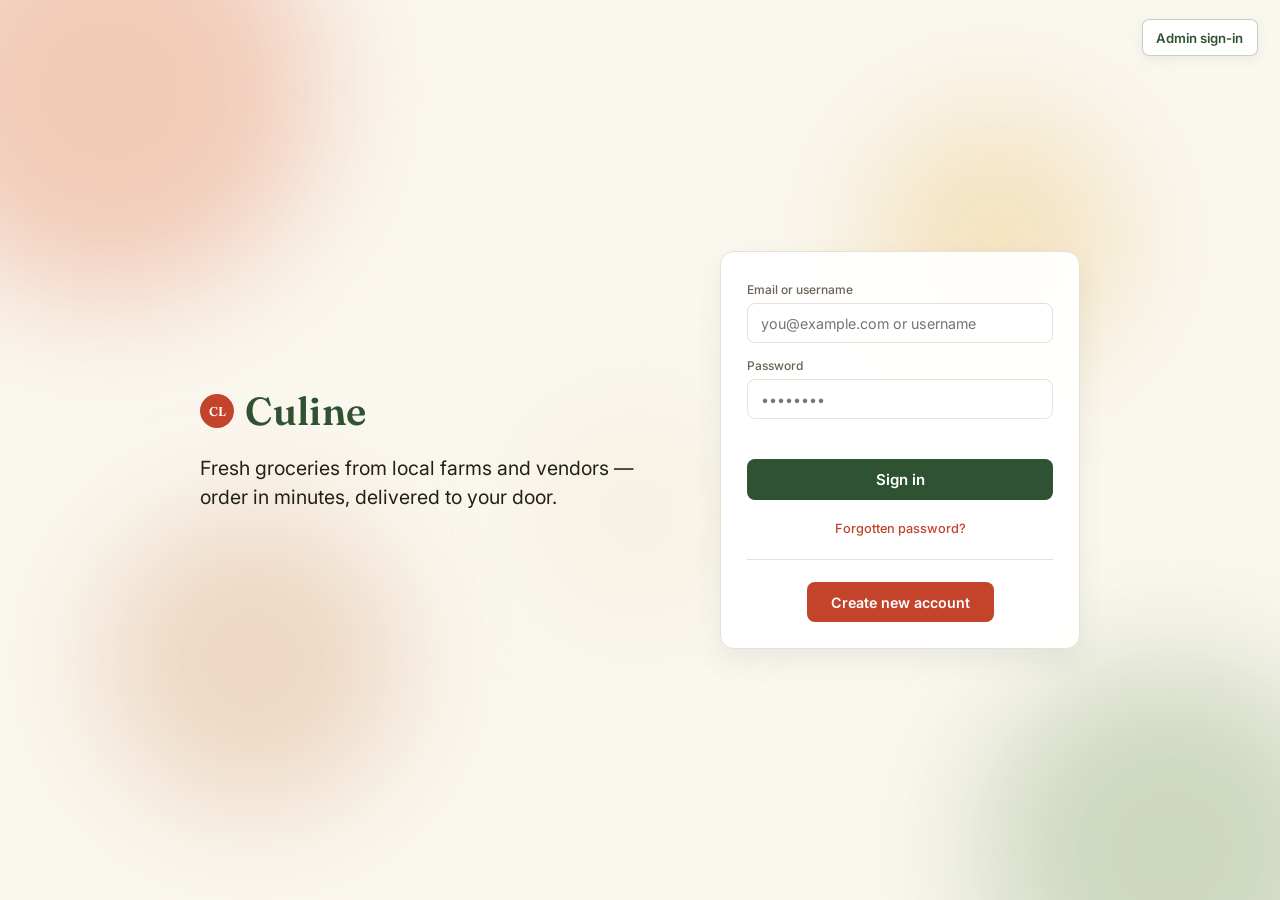
<file: index.html>
﻿<!DOCTYPE html>
<html lang="en">
<head>
<meta charset="UTF-8">
<meta name="viewport" content="width=device-width, initial-scale=1.0">
<title>Culine — Market Dashboard</title>
<link rel="preconnect" href="https://fonts.googleapis.com">
<link rel="preconnect" href="https://fonts.gstatic.com" crossorigin>
<link href="https://fonts.googleapis.com/css2?family=Fraunces:opsz,wght@9..144,400;9..144,500;9..144,600&family=Inter:wght@400;500;600&display=swap" rel="stylesheet">
<link rel="stylesheet" href="css\style.css">
</head>
<body>

<div class="app">

  <aside class="sidebar">
    <div class="brand">
      <span class="brand-mark">CL</span>
      <span class="brand-name">Culine</span>
    </div>

    <nav class="nav">
      <a class="nav-link active" href="#">Overview</a>
      <a class="nav-link" href="#">Coming soon...</a>
      <a class="nav-link" href="#">Coming soon... <span class="nav-count">4</span></a>
      <a class="nav-link" href="#">Coming soon...</a>
      <a class="nav-link" href="#">Coming soon...</a>
      <a class="nav-link" href="#">Coming soon...</a>
    </nav>

    <section class="sidebar-categories" aria-labelledby="categoryHeading">
      <h2 id="categoryHeading">Category</h2>
      <nav class="sidebar-category-list" aria-label="Shop by category">
        <a class="sidebar-category-link" href="#marketHeading">Produce</a>
        <a class="sidebar-category-link" href="#marketHeading">Dairy &amp; eggs</a>
        <a class="sidebar-category-link" href="#marketHeading">Bakery</a>
        <a class="sidebar-category-link" href="#marketHeading">Meat &amp; fish</a>
        <a class="sidebar-category-link" href="#marketHeading">Pantry</a>
      </nav>
    </section>
    <div class="sidebar-foot">
      <p class="sidebar-note">Next delivery</p>
      <p class="sidebar-note-strong">Thursday, 8–10am</p>

    </div>
  </aside>

  <main class="main">

    <header class="topbar">
      <div>
        <p class="eyebrow-plain">Tuesday, September 22</p>
        <h1>Good morning, <span id="userName">Alex</span></h1>
      </div>
      <div class="topbar-actions">
        <button class="scan-trigger" type="button" id="scanTrigger" hidden>Scan barcode</button>
      <div class="search">
        <input type="text" placeholder="Search the market">
      </div>
        <button class="logout-btn" type="button" id="logoutButton">Log out</button>
      </div>
    </header>

    <section class="stats">
      <div class="stat-card stat-green">
        <p class="stat-label">Budget remaining</p>
        <p class="stat-value">$64.50</p>
        <p class="stat-sub">of $150 this week</p>
        <div class="stat-bar"><div class="stat-bar-fill" style="width: 43%"></div></div>
      </div>
      <button class="stat-card cart-stat" type="button" id="cartTrigger" aria-haspopup="dialog" aria-controls="cartDialog">
        <span class="stat-label">Items in cart</span>
        <span class="stat-value" id="cartItemCount">0</span>
        <span class="stat-sub" id="cartSubtotal">$0.00 subtotal · View cart</span>
      </button>
      <div class="stat-card">
        <p class="stat-label">Orders this month</p>
        <p class="stat-value">6</p>
        <p class="stat-sub">2 arriving this week</p>
      </div>
      <div class="stat-card">
        <p class="stat-label">Favorite vendor</p>
        <p class="stat-value stat-value-small">Hollow Creek Farm</p>
        <p class="stat-sub">9 orders this year</p>
      </div>
    </section>

    <section class="section">
      <div class="section-head">
        <h2 id="marketHeading">Fresh today</h2>
        <a class="see-all" href="#" id="seeFullMarket">See full market</a>
      </div>

      <p class="inventory-sync-status" id="inventorySyncStatus" aria-live="polite"></p>
      <div class="produce-grid">

        <article class="produce-card">
          <div class="produce-swatch swatch-tomato"></div>
          <div class="produce-body">
            <h3>Heirloom tomatoes</h3>
            <p class="produce-vendor">Hollow Creek Farm</p>
            <div class="produce-row">
              <span class="produce-price">$4.20 / lb</span>
              <button class="add-btn">Add</button>
            </div>
          </div>
        </article>

        <article class="produce-card">
          <div class="produce-swatch swatch-greens"></div>
          <div class="produce-body">
            <h3>Baby spinach</h3>
            <p class="produce-vendor">Riverside Growers</p>
            <div class="produce-row">
              <span class="produce-price">$3.10 / bag</span>
              <button class="add-btn">Add</button>
            </div>
          </div>
        </article>

        <article class="produce-card">
          <div class="produce-swatch swatch-bread"></div>
          <div class="produce-body">
            <h3>Sourdough loaf</h3>
            <p class="produce-vendor">Millhouse Bakery</p>
            <div class="produce-row">
              <span class="produce-price">$6.50 / loaf</span>
              <button class="add-btn">Add</button>
            </div>
          </div>
        </article>

        <article class="produce-card">
          <div class="produce-swatch swatch-eggs"></div>
          <div class="produce-body">
            <h3>Free-range eggs</h3>
            <p class="produce-vendor">Blue Barn Poultry</p>
            <div class="produce-row">
              <span class="produce-price">$5.90 / dozen</span>
              <button class="add-btn">Add</button>
            </div>
          </div>
        </article>

        <article class="produce-card">
          <div class="produce-swatch swatch-honey"></div>
          <div class="produce-body">
            <h3>Wildflower honey</h3>
            <p class="produce-vendor">Cedar Row Apiary</p>
            <div class="produce-row">
              <span class="produce-price">$8.00 / jar</span>
              <button class="add-btn">Add</button>
            </div>
          </div>
        </article>

        <article class="produce-card">
          <div class="produce-swatch swatch-squash"></div>
          <div class="produce-body">
            <h3>Delicata squash</h3>
            <p class="produce-vendor">Hollow Creek Farm</p>
            <div class="produce-row">
              <span class="produce-price">$2.75 / each</span>
              <button class="add-btn">Add</button>
            </div>
          </div>
        </article>

      </div>
    </section>

  <dialog class="cart-dialog scan-dialog" id="scanDialog" aria-labelledby="scanDialogTitle">
    <div class="cart-dialog-head">
      <div><p class="eyebrow-plain">Culine market helper</p><h2 id="scanDialogTitle">Scan a product</h2></div>
      <button class="cart-close-btn" type="button" data-close-scan aria-label="Close barcode scanner">×</button>
    </div>
    <p class="scan-status" id="scanStatus" aria-live="polite">Use your camera or enter a barcode.</p>
    <video id="barcodeVideo" class="barcode-video" muted playsinline></video>
    <div class="scan-manual-entry">
      <label for="barcodeEntry">Barcode number</label>
      <div><input id="barcodeEntry" inputmode="numeric" autocomplete="off" placeholder="Enter barcode"><button type="button" id="barcodeLookup">Find item</button></div>
    </div>
    <section id="scanProductResult" class="scan-product-result" hidden aria-live="polite"></section>
    <button class="scan-stop-btn" type="button" data-close-scan>Close scanner</button>
  </dialog>

  <dialog class="cart-dialog" id="cartDialog" aria-labelledby="cartDialogTitle">
    <div class="cart-dialog-head">
      <div><p class="eyebrow-plain">Your selected produce</p><h2 id="cartDialogTitle">Shopping cart</h2></div>
      <button class="cart-close-btn" type="button" id="cartClose" aria-label="Close shopping cart">×</button>
    </div>
    <div class="cart-items" id="cartItems"></div>
    <div class="cart-dialog-total"><span>Subtotal</span><strong id="cartDialogSubtotal">$0.00</strong></div>
    <p class="cart-note">Checkout will be available later.</p>
  </dialog>
  </main>

</div>

<script>
  const unsplashAccessKey = 'I6E7saHiJiJ5grW9SsG3F81UqEAAaadwm-GT18OveN0';
  let unsplashPhotos = [];

  function applyProducePhotos() {
    const cards = document.querySelectorAll('.produce-card');
    cards.forEach((card, index) => {
      const photo = unsplashPhotos[index];
      if (!photo) return;

      const visual = card.querySelector('.produce-swatch');
      if (!visual) return;

      let image = visual.querySelector('.produce-image');
      if (!image) {
        image = document.createElement('img');
        image.className = 'produce-image';
        image.loading = 'lazy';
        visual.replaceChildren(image);
      }
      image.src = photo.urls.small;
      image.alt = card.querySelector('h3').textContent;

      let credit = card.querySelector('.photo-credit');
      if (!credit) {
        credit = document.createElement('p');
        credit.className = 'photo-credit';
        card.insertBefore(credit, card.querySelector('.produce-body'));
      }
      const photographer = document.createElement('a');
      photographer.href = photo.user.links.html;
      photographer.target = '_blank';
      photographer.rel = 'noopener noreferrer';
      photographer.textContent = 'Photo by ' + photo.user.name;
      const source = document.createElement('a');
      source.href = 'https://unsplash.com/?utm_source=culine&utm_medium=referral';
      source.target = '_blank';
      source.rel = 'noopener noreferrer';
      source.textContent = ' on Unsplash';
      credit.replaceChildren(photographer, source);
    });
  }

  async function loadProducePhotos() {
    try {
      try {
        const cached = JSON.parse(localStorage.getItem('culineUnsplashPhotos'));
        if (cached && Date.now() - cached.savedAt < 4 * 60 * 60 * 1000 && Array.isArray(cached.photos)) {
          unsplashPhotos = cached.photos;
          applyProducePhotos();
          return;
        }
      } catch (cacheError) {}
      const response = await fetch(
        'https://api.unsplash.com/search/photos?query=fresh+seasonal+produce+vegetables+market&per_page=30&orientation=landscape',
        { headers: { Authorization: 'Client-ID ' + unsplashAccessKey } }
      );
      if (!response.ok) throw new Error('Unsplash request failed: ' + response.status);
      const data = await response.json();
      unsplashPhotos = (data.results || []).map(photo => ({ urls: { small: photo.urls.small }, user: { name: photo.user.name, links: { html: photo.user.links.html } } }));
      try { localStorage.setItem('culineUnsplashPhotos', JSON.stringify({ savedAt: Date.now(), photos: unsplashPhotos })); } catch (cacheError) {}
      applyProducePhotos();
    } catch (error) {
      console.warn('Produce photos could not be loaded from Unsplash.', error);
    }
  }


  const marketLink = document.getElementById('seeFullMarket');
  const marketHeading = document.getElementById('marketHeading');
  const produceGrid = document.querySelector('.produce-grid');
  const featuredCards = Array.from(produceGrid.children).map(card => card.cloneNode(true));
  const seasonalProduce = [
    ['Rainbow carrots', 'Meadow Lane Farm', '$3.40 / bunch', '#E98945'],
    ['French breakfast radishes', 'Riverside Growers', '$3.25 / bunch', '#D96C72'],
    ['English cucumbers', 'Hollow Creek Farm', '$2.10 / each', '#75A56B'],
    ['Sweet corn', 'Sunfield Acres', '$1.25 / ear', '#E6C44E'],
    ['Japanese eggplant', 'Meadow Lane Farm', '$3.80 / lb', '#78608F'],
    ['Red bell peppers', 'Sunfield Acres', '$2.95 / lb', '#D94D3F'],
    ['Green bell peppers', 'Sunfield Acres', '$2.60 / lb', '#67965B'],
    ['Zucchini', 'Riverside Growers', '$2.40 / lb', '#7DA65A'],
    ['Persian cucumbers', 'Hollow Creek Farm', '$3.50 / basket', '#70A46C'],
    ['Rainbow chard', 'Riverside Growers', '$3.75 / bunch', '#C55B61'],
    ['Kale', 'Meadow Lane Farm', '$2.90 / bunch', '#587C4D'],
    ['Butter lettuce', 'Hollow Creek Farm', '$3.20 / head', '#8EAE70'],
    ['Green cabbage', 'Sunfield Acres', '$2.35 / head', '#85A16D'],
    ['Cauliflower', 'Riverside Growers', '$4.10 / head', '#E6E0C8'],
    ['Broccoli crowns', 'Meadow Lane Farm', '$3.60 / lb', '#4E8150'],
    ['Red onions', 'Sunfield Acres', '$2.20 / lb', '#A95D74'],
    ['Golden beets', 'Hollow Creek Farm', '$3.15 / bunch', '#C88D4B'],
    ['French green beans', 'Meadow Lane Farm', '$4.25 / lb', '#5B9656'],
    ['Sugar snap peas', 'Riverside Growers', '$5.50 / lb', '#79A85C'],
    ['Cherry tomatoes', 'Hollow Creek Farm', '$4.75 / pint', '#D95B45'],
    ['Poblano peppers', 'Sunfield Acres', '$3.20 / lb', '#588453'],
    ['Butternut squash', 'Meadow Lane Farm', '$2.80 / lb', '#D28B45'],
    ['Fresh basil', 'Riverside Growers', '$2.50 / bunch', '#5B8B50'],
    ['Cilantro', 'Hollow Creek Farm', '$1.75 / bunch', '#6C9B5B']
  ];

  function showSeasonalProduce() {
    produceGrid.replaceChildren();
    seasonalProduce.forEach(([name, vendor, price, color]) => {
      const card = document.createElement('article');
      card.className = 'produce-card';
      const swatch = document.createElement('div');
      swatch.className = 'produce-swatch';
      swatch.style.backgroundColor = color;
      const body = document.createElement('div');
      body.className = 'produce-body';
      const title = document.createElement('h3');
      title.textContent = name;
      const farm = document.createElement('p');
      farm.className = 'produce-vendor';
      farm.textContent = vendor;
      const row = document.createElement('div');
      row.className = 'produce-row';
      const priceLabel = document.createElement('span');
      priceLabel.className = 'produce-price';
      priceLabel.textContent = price;
      const addButton = document.createElement('button');
      addButton.className = 'add-btn';
      addButton.type = 'button';
      addButton.textContent = 'Add';
      row.append(priceLabel, addButton);
      body.append(title, farm, row);
      card.append(swatch, body);
      produceGrid.appendChild(card);
    });
    applyProducePhotos();
    marketHeading.textContent = 'Full market · 24 seasonal picks';
    marketLink.textContent = 'Back to featured';
    marketLink.setAttribute('aria-expanded', 'true');
  }

  function showFeaturedProduce() {
    produceGrid.replaceChildren(...featuredCards.map(card => card.cloneNode(true)));
    applyProducePhotos();
    marketHeading.textContent = 'Fresh today';
    marketLink.textContent = 'See full market';
    marketLink.setAttribute('aria-expanded', 'false');
  }

  marketLink.addEventListener('click', event => {
    event.preventDefault();
    if (marketLink.getAttribute('aria-expanded') === 'true') {
      showFeaturedProduce();
    } else {
      showSeasonalProduce();
    }
  });
  const savedName = localStorage.getItem('userName');
  const isLoggedIn = localStorage.getItem('isLoggedIn') === 'true';

  if (savedName && isLoggedIn) {
    loadProducePhotos();
    document.getElementById('userName').textContent = savedName;
  } else {
    window.location.href = 'login.html';
  }
  document.getElementById('logoutButton').addEventListener('click', () => {
    localStorage.removeItem('isLoggedIn');
    window.location.href = 'login.html';
  });
</script>
<script src="script\cart.js"></script>
<script type="module" src="script\customer-live-inventory.js"></script>
<script type="module" src="script\barcode-scanner.js"></script>
</body>
</html>
</file>
